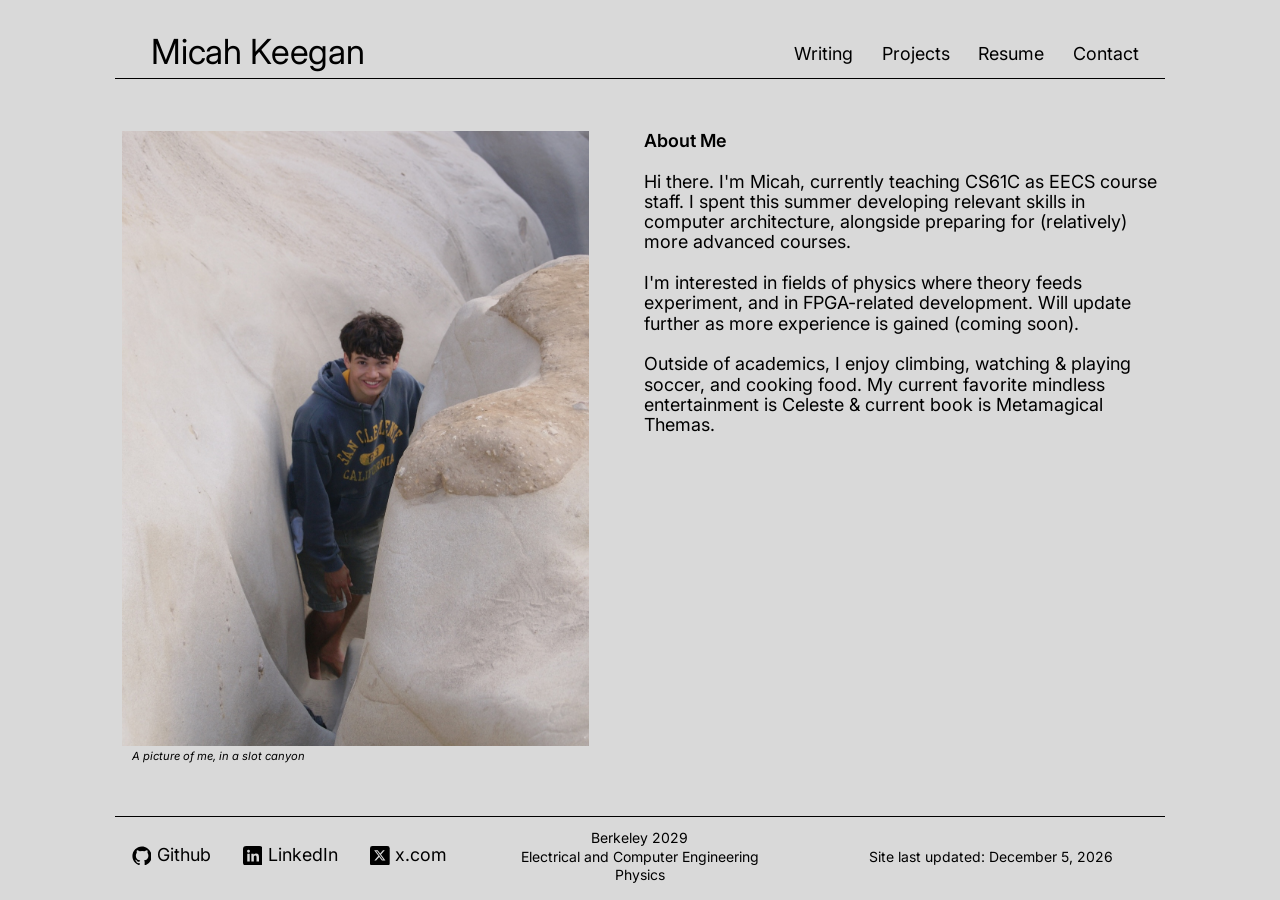
<file: index.html>
<!DOCTYPE html>
<html lang="en">
  <head>
    <meta charset="utf-8" />
    <meta name="viewport" content="width=device-width, initial-scale=1" />
    <title>Micah Keegan</title>
    <meta name="description" content="Micah Keegan, Berkeley 2029, studying Electrical and Computer Engineering and Physics." />
    <meta name="google-site-verification" content="Ozv6jIPi_2qOTvIwpF86UiEmTZapJJAApIVb12SKpMM" />
    <link rel="canonical" href="https://fairfax33.github.io/" />
    <meta property="og:type" content="profile" />
    <meta property="og:site_name" content="Micah Keegan" />
    <meta property="og:title" content="Micah Keegan" />
    <meta property="og:description" content="Micah Keegan, Berkeley 2029, studying Electrical and Computer Engineering and Physics." />
    <meta property="og:url" content="https://fairfax33.github.io/" />
    <meta property="og:image" content="https://fairfax33.github.io/assets/images/portrait.jpg" />
    <meta name="twitter:card" content="summary" />
    <script type="application/ld+json">
      {
        "@context": "https://schema.org",
        "@type": "Person",
        "name": "Micah Keegan",
        "url": "https://fairfax33.github.io/",
        "image": "https://fairfax33.github.io/assets/images/portrait.jpg",
        "affiliation": { "@type": "CollegeOrUniversity", "name": "University of California, Berkeley" },
        "knowsAbout": ["Electrical and Computer Engineering", "Physics", "FPGA development", "Computer architecture"],
        "sameAs": [
          "https://github.com/fairfax33",
          "https://www.linkedin.com/in/micahkeegan",
          "https://x.com/fairfaxtt"
        ]
      }
    </script>

    <link rel="preconnect" href="https://fonts.googleapis.com" />
    <link rel="preconnect" href="https://fonts.gstatic.com" crossorigin />
    <link rel="stylesheet" href="https://fonts.googleapis.com/css2?family=Inter:wght@400;500&display=swap" />
    <link rel="stylesheet" href="assets/css/site.css" />
    <script src="assets/js/main.js" defer></script>
  </head>

  <body>
    <header class="site-header">
      <h1 class="site-header__name"><a href="index.html">Micah Keegan</a></h1>
      <nav class="site-nav" aria-label="Primary">
        <a href="blog.html">Writing</a>
        <a href="projects.html">Projects</a>
        <a href="resume.html">Resume</a>
        <a href="contact.html">Contact</a>
      </nav>
    </header>

    <main class="site-main site-main--home">
      <div class="home">
        <figure class="portrait-figure">
          <img class="portrait" src="assets/images/portrait.jpg" width="1231" height="1848" alt="Micah Keegan standing between smooth white sandstone rock formations" />
          <figcaption>A picture of me, in a slot canyon</figcaption>
        </figure>

        <section class="about" aria-labelledby="about-title">
          <h2 id="about-title">About Me</h2>
          <p>
            Hi there. I'm Micah, currently teaching CS61C as EECS course staff. I spent this summer
            developing relevant skills in computer architecture, alongside preparing for (relatively) more 
            advanced courses.
          </p>
          <p>
            I'm interested in fields of physics where theory feeds experiment, and in FPGA-related development. 
            Will update further as more experience is gained (coming soon).
          </p>
          <p>
            Outside of academics, I enjoy climbing, watching &amp; playing soccer, and cooking food. My current
            favorite mindless entertainment is Celeste &amp; current book is Metamagical Themas.
          </p>
        </section>
      </div>
    </main>

    <footer class="site-footer">
      <ul class="social-links">
        <li>
          <a class="social-link" href="https://github.com/fairfax33" target="_blank" rel="noopener">
            <svg viewBox="0 0 24 24" aria-hidden="true"><path fill="currentColor" d="M12 .5C5.73.5.5 5.73.5 12.21c0 5.18 3.36 9.57 8.01 11.12.59.11.8-.26.8-.57 0-.28-.01-1.02-.02-2-3.26.72-3.95-1.58-3.95-1.58-.53-1.37-1.3-1.73-1.3-1.73-1.06-.74.08-.72.08-.72 1.17.08 1.79 1.22 1.79 1.22 1.04 1.81 2.73 1.29 3.4.99.11-.77.41-1.29.74-1.59-2.6-.3-5.34-1.32-5.34-5.87 0-1.3.46-2.36 1.22-3.19-.12-.3-.53-1.51.12-3.15 0 0 1-.32 3.3 1.22a11.4 11.4 0 0 1 6 0c2.28-1.54 3.29-1.22 3.29-1.22.65 1.64.24 2.85.12 3.15.76.83 1.21 1.89 1.21 3.19 0 4.56-2.75 5.56-5.36 5.86.42.37.8 1.1.8 2.22 0 1.6-.01 2.9-.01 3.29 0 .31.21.69.81.57 4.65-1.55 8-5.94 8-11.12C23.5 5.73 18.27.5 12 .5z"/></svg>
            <span>Github</span>
          </a>
        </li>
        <li>
          <a class="social-link" href="https://www.linkedin.com/in/micahkeegan" target="_blank" rel="noopener">
            <svg viewBox="0 0 24 24" aria-hidden="true"><rect width="24" height="24" rx="4" fill="currentColor"/><path fill="#d9d9d9" d="M5.2 9.3h3v9.5h-3zM6.7 4.6a1.75 1.75 0 1 1 0 3.5 1.75 1.75 0 0 1 0-3.5zM10.1 9.3H13v1.3h.04c.4-.76 1.38-1.56 2.84-1.56 3.04 0 3.6 2 3.6 4.6v5.16h-3v-4.58c0-1.1-.02-2.5-1.52-2.5-1.52 0-1.76 1.18-1.76 2.42v4.66h-3z"/></svg>
            <span>LinkedIn</span>
          </a>
        </li>
        <li>
          <a class="social-link" href="https://x.com/fairfaxtt" target="_blank" rel="noopener">
            <svg viewBox="0 0 24 24" aria-hidden="true"><rect width="24" height="24" rx="3" fill="currentColor"/><path fill="#d9d9d9" d="M15.9 5.2h2.1l-4.6 5.25 5.4 7.15h-4.25l-3.32-4.34-3.8 4.34H5.32l4.92-5.62L5.05 5.2h4.36l3 3.97zm-.74 11.14h1.17L8.8 6.4H7.55z"/></svg>
            <span>x.com</span>
          </a>
        </li>
      </ul>

      <p class="site-footer__info">
        Berkeley 2029<br />
        Electrical and Computer Engineering<br />
        Physics
      </p>

      <p class="site-footer__info">Site last updated: <time id="last-updated"></time></p>
    </footer>
  </body>
</html>
</file>
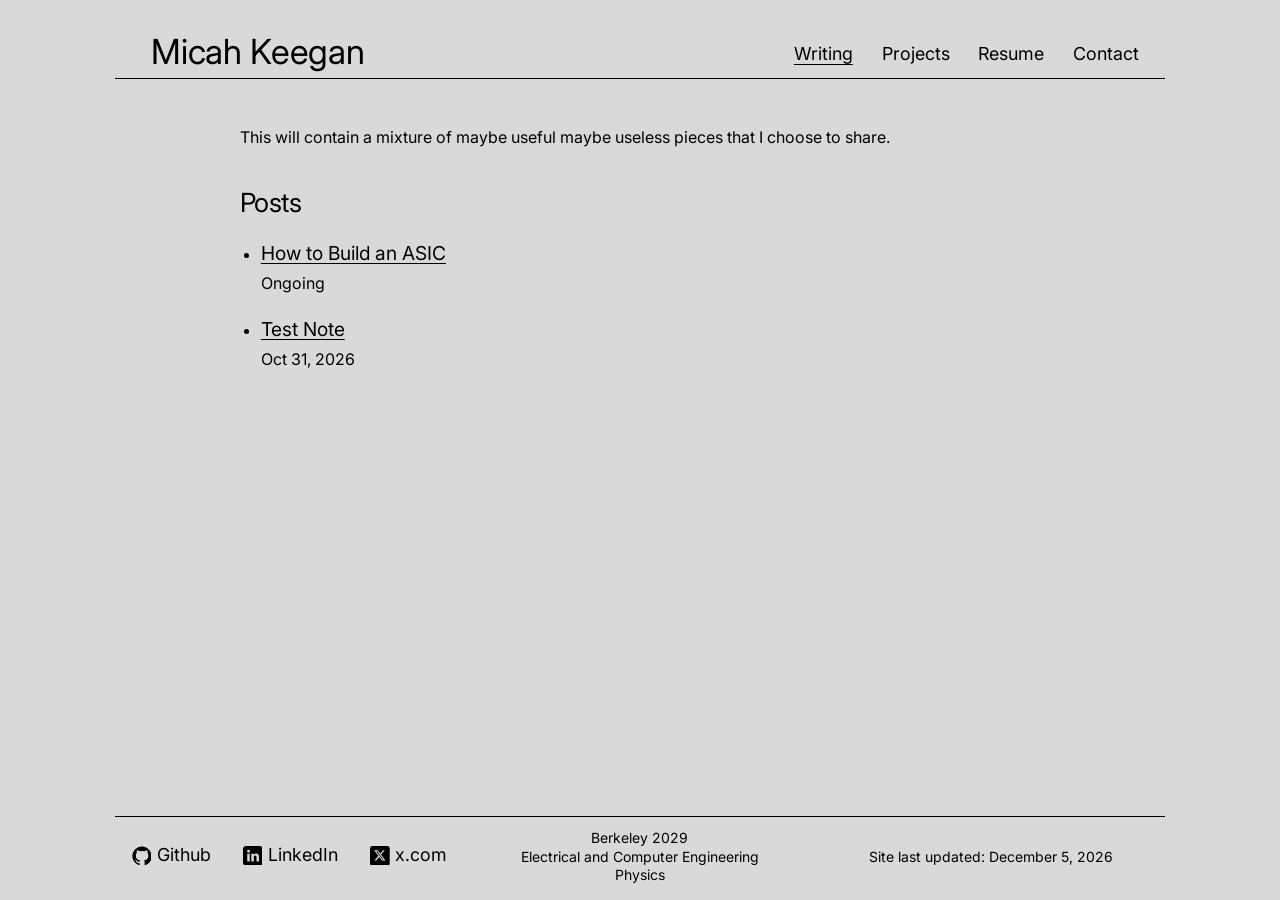
<file: blog.html>
<!DOCTYPE html>
<html lang="en">
  <head>
    <meta charset="utf-8" />
    <meta name="viewport" content="width=device-width, initial-scale=1" />
    <title>Writing | Micah Keegan</title>
    <meta name="description" content="Writing and commentary by Micah Keegan." />
    <link rel="canonical" href="https://fairfax33.github.io/blog.html" />
    <meta property="og:type" content="website" />
    <meta property="og:site_name" content="Micah Keegan" />
    <meta property="og:title" content="Writing | Micah Keegan" />
    <meta property="og:description" content="Writing and commentary by Micah Keegan." />
    <meta property="og:url" content="https://fairfax33.github.io/blog.html" />
    <meta property="og:image" content="https://fairfax33.github.io/assets/images/portrait.jpg" />
    <meta name="twitter:card" content="summary" />

    <link rel="preconnect" href="https://fonts.googleapis.com" />
    <link rel="preconnect" href="https://fonts.gstatic.com" crossorigin />
    <link rel="stylesheet" href="https://fonts.googleapis.com/css2?family=Inter:wght@400;500&display=swap" />
    <link rel="stylesheet" href="assets/css/site.css" />
    <script src="assets/js/main.js" defer></script>
  </head>

  <body>
    <header class="site-header">
      <p class="site-header__name"><a href="index.html">Micah Keegan</a></p>
      <nav class="site-nav" aria-label="Primary">
        <a href="blog.html">Writing</a>
        <a href="projects.html">Projects</a>
        <a href="resume.html">Resume</a>
        <a href="contact.html">Contact</a>
      </nav>
    </header>

    <main class="site-main">
      <div class="blog">
        <h1 class="visually-hidden">Writing</h1>
        <p>This will contain a mixture of maybe useful maybe useless pieces that I choose to share.</p>

        <h2>Posts</h2>
        <ul class="post-list">
          <li>
            <a href="blog/asic-comp.html">How to Build an ASIC</a>
            <span class="post-list__date">Ongoing</span>
          </li>
          <li>
            <a href="blog/test-note.html">Test Note</a>
            <span class="post-list__date">Oct 31, 2026</span>
          </li>
        </ul>
      </div>
    </main>

    <footer class="site-footer">
      <ul class="social-links">
        <li>
          <a class="social-link" href="https://github.com/fairfax33" target="_blank" rel="noopener">
            <svg viewBox="0 0 24 24" aria-hidden="true"><path fill="currentColor" d="M12 .5C5.73.5.5 5.73.5 12.21c0 5.18 3.36 9.57 8.01 11.12.59.11.8-.26.8-.57 0-.28-.01-1.02-.02-2-3.26.72-3.95-1.58-3.95-1.58-.53-1.37-1.3-1.73-1.3-1.73-1.06-.74.08-.72.08-.72 1.17.08 1.79 1.22 1.79 1.22 1.04 1.81 2.73 1.29 3.4.99.11-.77.41-1.29.74-1.59-2.6-.3-5.34-1.32-5.34-5.87 0-1.3.46-2.36 1.22-3.19-.12-.3-.53-1.51.12-3.15 0 0 1-.32 3.3 1.22a11.4 11.4 0 0 1 6 0c2.28-1.54 3.29-1.22 3.29-1.22.65 1.64.24 2.85.12 3.15.76.83 1.21 1.89 1.21 3.19 0 4.56-2.75 5.56-5.36 5.86.42.37.8 1.1.8 2.22 0 1.6-.01 2.9-.01 3.29 0 .31.21.69.81.57 4.65-1.55 8-5.94 8-11.12C23.5 5.73 18.27.5 12 .5z"/></svg>
            <span>Github</span>
          </a>
        </li>
        <li>
          <a class="social-link" href="https://www.linkedin.com/in/micahkeegan" target="_blank" rel="noopener">
            <svg viewBox="0 0 24 24" aria-hidden="true"><rect width="24" height="24" rx="4" fill="currentColor"/><path fill="#d9d9d9" d="M5.2 9.3h3v9.5h-3zM6.7 4.6a1.75 1.75 0 1 1 0 3.5 1.75 1.75 0 0 1 0-3.5zM10.1 9.3H13v1.3h.04c.4-.76 1.38-1.56 2.84-1.56 3.04 0 3.6 2 3.6 4.6v5.16h-3v-4.58c0-1.1-.02-2.5-1.52-2.5-1.52 0-1.76 1.18-1.76 2.42v4.66h-3z"/></svg>
            <span>LinkedIn</span>
          </a>
        </li>
        <li>
          <a class="social-link" href="https://x.com/fairfaxtt" target="_blank" rel="noopener">
            <svg viewBox="0 0 24 24" aria-hidden="true"><rect width="24" height="24" rx="3" fill="currentColor"/><path fill="#d9d9d9" d="M15.9 5.2h2.1l-4.6 5.25 5.4 7.15h-4.25l-3.32-4.34-3.8 4.34H5.32l4.92-5.62L5.05 5.2h4.36l3 3.97zm-.74 11.14h1.17L8.8 6.4H7.55z"/></svg>
            <span>x.com</span>
          </a>
        </li>
      </ul>

      <p class="site-footer__info">
        Berkeley 2029<br />
        Electrical and Computer Engineering<br />
        Physics
      </p>

      <p class="site-footer__info">Site last updated: <time id="last-updated"></time></p>
    </footer>
  </body>
</html>
</file>
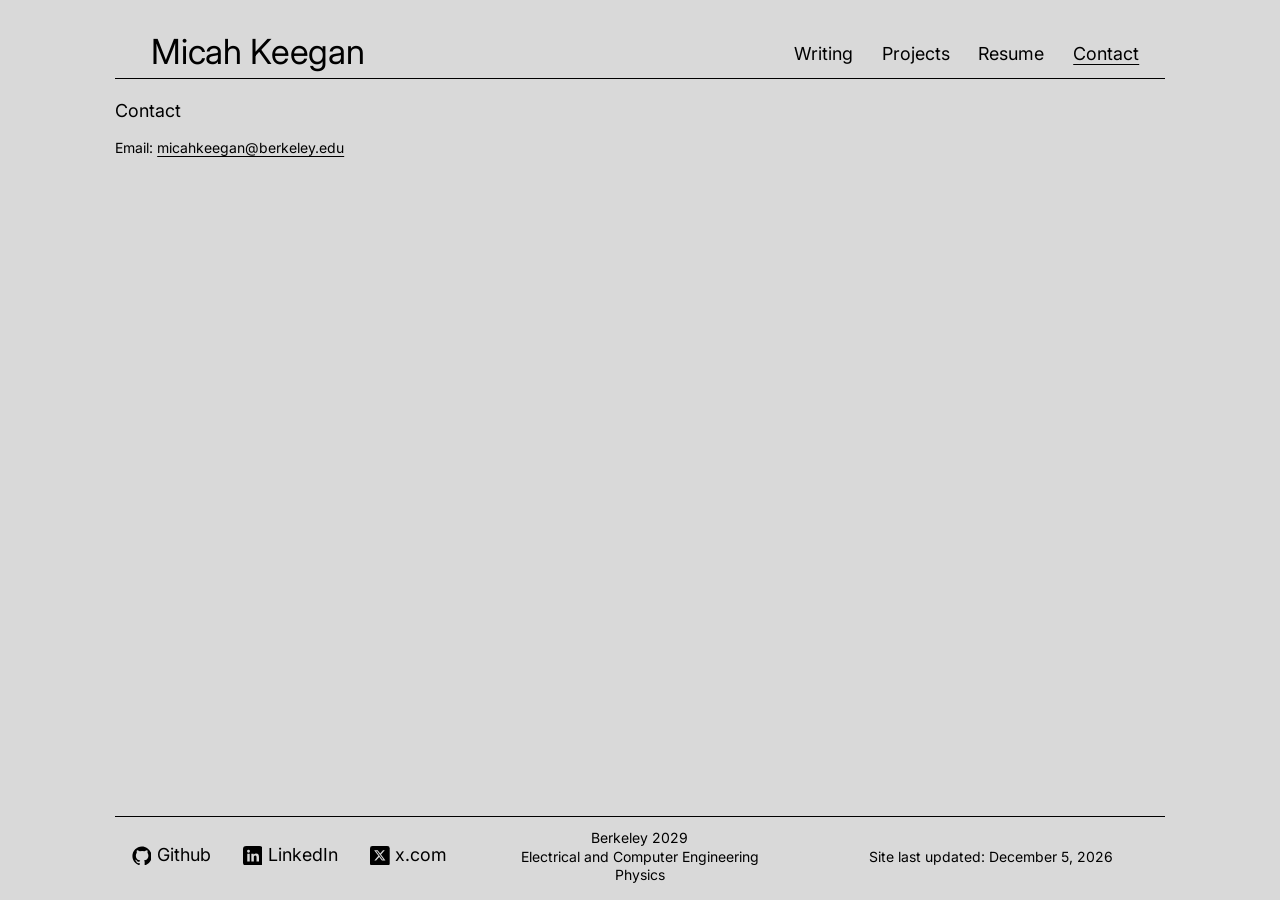
<file: contact.html>
<!DOCTYPE html>
<html lang="en">
  <head>
    <meta charset="utf-8" />
    <meta name="viewport" content="width=device-width, initial-scale=1" />
    <title>Contact | Micah Keegan</title>
    <meta name="description" content="Get in touch with Micah Keegan." />
    <link rel="canonical" href="https://fairfax33.github.io/contact.html" />
    <meta property="og:type" content="website" />
    <meta property="og:site_name" content="Micah Keegan" />
    <meta property="og:title" content="Contact | Micah Keegan" />
    <meta property="og:description" content="Get in touch with Micah Keegan." />
    <meta property="og:url" content="https://fairfax33.github.io/contact.html" />
    <meta property="og:image" content="https://fairfax33.github.io/assets/images/portrait.jpg" />
    <meta name="twitter:card" content="summary" />

    <link rel="preconnect" href="https://fonts.googleapis.com" />
    <link rel="preconnect" href="https://fonts.gstatic.com" crossorigin />
    <link rel="stylesheet" href="https://fonts.googleapis.com/css2?family=Inter:wght@400;500&display=swap" />
    <link rel="stylesheet" href="assets/css/site.css" />
    <script src="assets/js/main.js" defer></script>
  </head>

  <body>
    <header class="site-header">
      <p class="site-header__name"><a href="index.html">Micah Keegan</a></p>
      <nav class="site-nav" aria-label="Primary">
        <a href="blog.html">Writing</a>
        <a href="projects.html">Projects</a>
        <a href="resume.html">Resume</a>
        <a href="contact.html">Contact</a>
      </nav>
    </header>

    <main class="site-main">
      <h1 class="page-title">Contact</h1>
      <div class="prose">
        <p>Email: <a href="mailto:micahkeegan@berkeley.edu">micahkeegan@berkeley.edu</a></p>
      </div>
    </main>

    <footer class="site-footer">
      <ul class="social-links">
        <li>
          <a class="social-link" href="https://github.com/fairfax33" target="_blank" rel="noopener">
            <svg viewBox="0 0 24 24" aria-hidden="true"><path fill="currentColor" d="M12 .5C5.73.5.5 5.73.5 12.21c0 5.18 3.36 9.57 8.01 11.12.59.11.8-.26.8-.57 0-.28-.01-1.02-.02-2-3.26.72-3.95-1.58-3.95-1.58-.53-1.37-1.3-1.73-1.3-1.73-1.06-.74.08-.72.08-.72 1.17.08 1.79 1.22 1.79 1.22 1.04 1.81 2.73 1.29 3.4.99.11-.77.41-1.29.74-1.59-2.6-.3-5.34-1.32-5.34-5.87 0-1.3.46-2.36 1.22-3.19-.12-.3-.53-1.51.12-3.15 0 0 1-.32 3.3 1.22a11.4 11.4 0 0 1 6 0c2.28-1.54 3.29-1.22 3.29-1.22.65 1.64.24 2.85.12 3.15.76.83 1.21 1.89 1.21 3.19 0 4.56-2.75 5.56-5.36 5.86.42.37.8 1.1.8 2.22 0 1.6-.01 2.9-.01 3.29 0 .31.21.69.81.57 4.65-1.55 8-5.94 8-11.12C23.5 5.73 18.27.5 12 .5z"/></svg>
            <span>Github</span>
          </a>
        </li>
        <li>
          <a class="social-link" href="https://www.linkedin.com/in/micahkeegan" target="_blank" rel="noopener">
            <svg viewBox="0 0 24 24" aria-hidden="true"><rect width="24" height="24" rx="4" fill="currentColor"/><path fill="#d9d9d9" d="M5.2 9.3h3v9.5h-3zM6.7 4.6a1.75 1.75 0 1 1 0 3.5 1.75 1.75 0 0 1 0-3.5zM10.1 9.3H13v1.3h.04c.4-.76 1.38-1.56 2.84-1.56 3.04 0 3.6 2 3.6 4.6v5.16h-3v-4.58c0-1.1-.02-2.5-1.52-2.5-1.52 0-1.76 1.18-1.76 2.42v4.66h-3z"/></svg>
            <span>LinkedIn</span>
          </a>
        </li>
        <li>
          <a class="social-link" href="https://x.com/fairfaxtt" target="_blank" rel="noopener">
            <svg viewBox="0 0 24 24" aria-hidden="true"><rect width="24" height="24" rx="3" fill="currentColor"/><path fill="#d9d9d9" d="M15.9 5.2h2.1l-4.6 5.25 5.4 7.15h-4.25l-3.32-4.34-3.8 4.34H5.32l4.92-5.62L5.05 5.2h4.36l3 3.97zm-.74 11.14h1.17L8.8 6.4H7.55z"/></svg>
            <span>x.com</span>
          </a>
        </li>
      </ul>

      <p class="site-footer__info">
        Berkeley 2029<br />
        Electrical and Computer Engineering<br />
        Physics
      </p>

      <p class="site-footer__info">Site last updated: <time id="last-updated"></time></p>
    </footer>
  </body>
</html>
</file>
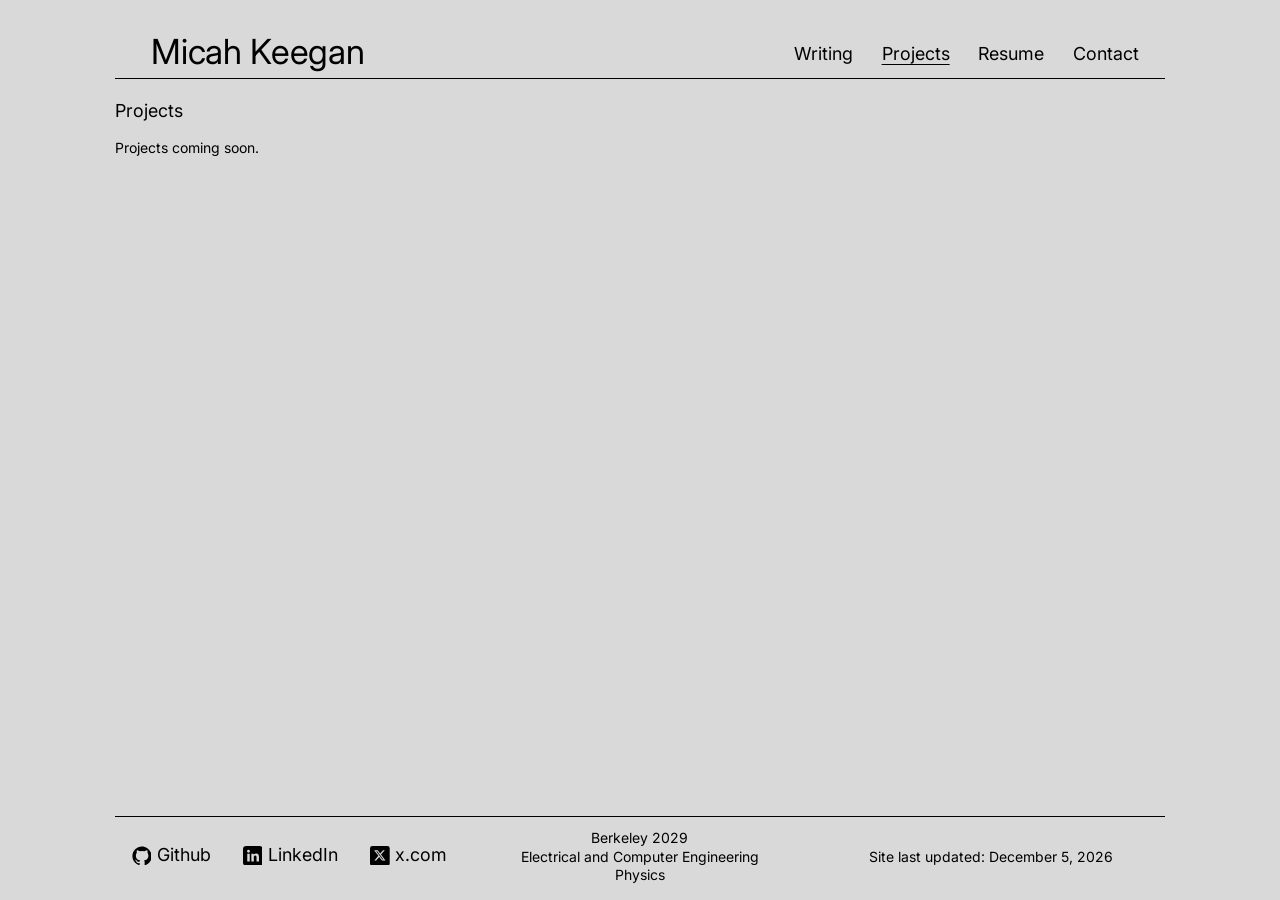
<file: projects.html>
<!DOCTYPE html>
<html lang="en">
  <head>
    <meta charset="utf-8" />
    <meta name="viewport" content="width=device-width, initial-scale=1" />
    <title>Projects | Micah Keegan</title>
    <meta name="description" content="Selected projects by Micah Keegan." />
    <link rel="canonical" href="https://fairfax33.github.io/projects.html" />
    <meta property="og:type" content="website" />
    <meta property="og:site_name" content="Micah Keegan" />
    <meta property="og:title" content="Projects | Micah Keegan" />
    <meta property="og:description" content="Selected projects by Micah Keegan." />
    <meta property="og:url" content="https://fairfax33.github.io/projects.html" />
    <meta property="og:image" content="https://fairfax33.github.io/assets/images/portrait.jpg" />
    <meta name="twitter:card" content="summary" />

    <link rel="preconnect" href="https://fonts.googleapis.com" />
    <link rel="preconnect" href="https://fonts.gstatic.com" crossorigin />
    <link rel="stylesheet" href="https://fonts.googleapis.com/css2?family=Inter:wght@400;500&display=swap" />
    <link rel="stylesheet" href="assets/css/site.css" />
    <script src="assets/js/main.js" defer></script>
  </head>

  <body>
    <header class="site-header">
      <p class="site-header__name"><a href="index.html">Micah Keegan</a></p>
      <nav class="site-nav" aria-label="Primary">
        <a href="blog.html">Writing</a>
        <a href="projects.html">Projects</a>
        <a href="resume.html">Resume</a>
        <a href="contact.html">Contact</a>
      </nav>
    </header>

    <main class="site-main">
      <h1 class="page-title">Projects</h1>
      <div class="prose">
        <p>Projects coming soon.</p>
      </div>
    </main>

    <footer class="site-footer">
      <ul class="social-links">
        <li>
          <a class="social-link" href="https://github.com/fairfax33" target="_blank" rel="noopener">
            <svg viewBox="0 0 24 24" aria-hidden="true"><path fill="currentColor" d="M12 .5C5.73.5.5 5.73.5 12.21c0 5.18 3.36 9.57 8.01 11.12.59.11.8-.26.8-.57 0-.28-.01-1.02-.02-2-3.26.72-3.95-1.58-3.95-1.58-.53-1.37-1.3-1.73-1.3-1.73-1.06-.74.08-.72.08-.72 1.17.08 1.79 1.22 1.79 1.22 1.04 1.81 2.73 1.29 3.4.99.11-.77.41-1.29.74-1.59-2.6-.3-5.34-1.32-5.34-5.87 0-1.3.46-2.36 1.22-3.19-.12-.3-.53-1.51.12-3.15 0 0 1-.32 3.3 1.22a11.4 11.4 0 0 1 6 0c2.28-1.54 3.29-1.22 3.29-1.22.65 1.64.24 2.85.12 3.15.76.83 1.21 1.89 1.21 3.19 0 4.56-2.75 5.56-5.36 5.86.42.37.8 1.1.8 2.22 0 1.6-.01 2.9-.01 3.29 0 .31.21.69.81.57 4.65-1.55 8-5.94 8-11.12C23.5 5.73 18.27.5 12 .5z"/></svg>
            <span>Github</span>
          </a>
        </li>
        <li>
          <a class="social-link" href="https://www.linkedin.com/in/micahkeegan" target="_blank" rel="noopener">
            <svg viewBox="0 0 24 24" aria-hidden="true"><rect width="24" height="24" rx="4" fill="currentColor"/><path fill="#d9d9d9" d="M5.2 9.3h3v9.5h-3zM6.7 4.6a1.75 1.75 0 1 1 0 3.5 1.75 1.75 0 0 1 0-3.5zM10.1 9.3H13v1.3h.04c.4-.76 1.38-1.56 2.84-1.56 3.04 0 3.6 2 3.6 4.6v5.16h-3v-4.58c0-1.1-.02-2.5-1.52-2.5-1.52 0-1.76 1.18-1.76 2.42v4.66h-3z"/></svg>
            <span>LinkedIn</span>
          </a>
        </li>
        <li>
          <a class="social-link" href="https://x.com/fairfaxtt" target="_blank" rel="noopener">
            <svg viewBox="0 0 24 24" aria-hidden="true"><rect width="24" height="24" rx="3" fill="currentColor"/><path fill="#d9d9d9" d="M15.9 5.2h2.1l-4.6 5.25 5.4 7.15h-4.25l-3.32-4.34-3.8 4.34H5.32l4.92-5.62L5.05 5.2h4.36l3 3.97zm-.74 11.14h1.17L8.8 6.4H7.55z"/></svg>
            <span>x.com</span>
          </a>
        </li>
      </ul>

      <p class="site-footer__info">
        Berkeley 2029<br />
        Electrical and Computer Engineering<br />
        Physics
      </p>

      <p class="site-footer__info">Site last updated: <time id="last-updated"></time></p>
    </footer>
  </body>
</html>
</file>
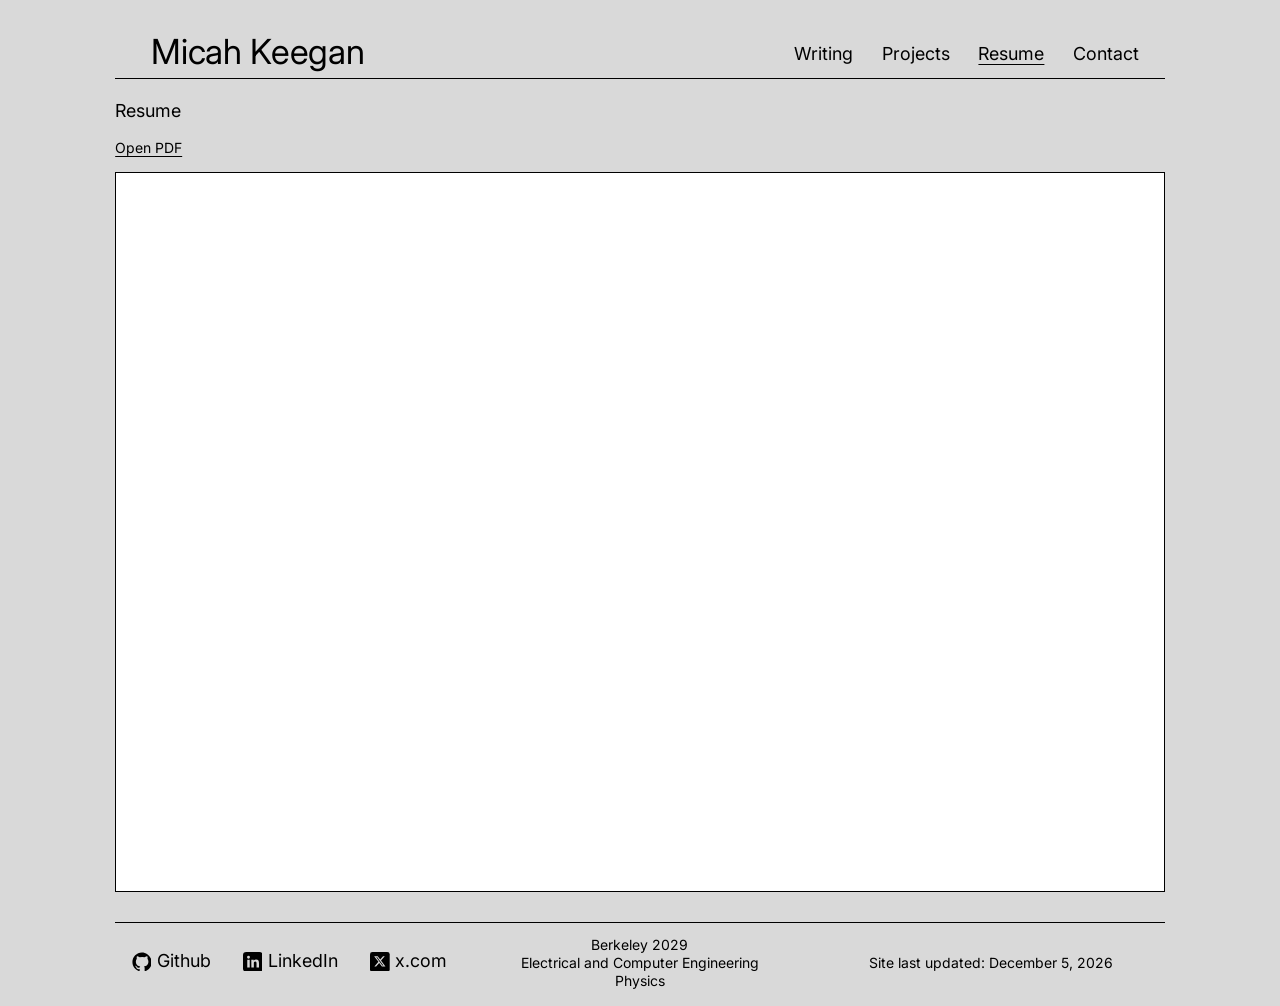
<file: resume.html>
<!DOCTYPE html>
<html lang="en">
  <head>
    <meta charset="utf-8" />
    <meta name="viewport" content="width=device-width, initial-scale=1" />
    <title>Resume | Micah Keegan</title>
    <meta name="description" content="Resume for Micah Keegan." />
    <link rel="canonical" href="https://fairfax33.github.io/resume.html" />
    <meta property="og:type" content="website" />
    <meta property="og:site_name" content="Micah Keegan" />
    <meta property="og:title" content="Resume | Micah Keegan" />
    <meta property="og:description" content="Resume for Micah Keegan." />
    <meta property="og:url" content="https://fairfax33.github.io/resume.html" />
    <meta property="og:image" content="https://fairfax33.github.io/assets/images/portrait.jpg" />
    <meta name="twitter:card" content="summary" />

    <link rel="preconnect" href="https://fonts.googleapis.com" />
    <link rel="preconnect" href="https://fonts.gstatic.com" crossorigin />
    <link rel="stylesheet" href="https://fonts.googleapis.com/css2?family=Inter:wght@400;500&display=swap" />
    <link rel="stylesheet" href="assets/css/site.css" />
    <script src="assets/js/main.js" defer></script>
  </head>

  <body>
    <header class="site-header">
      <p class="site-header__name"><a href="index.html">Micah Keegan</a></p>
      <nav class="site-nav" aria-label="Primary">
        <a href="blog.html">Writing</a>
        <a href="projects.html">Projects</a>
        <a href="resume.html">Resume</a>
        <a href="contact.html">Contact</a>
      </nav>
    </header>

    <main class="site-main">
      <h1 class="page-title">Resume</h1>
      <div class="prose">
        <p><a href="assets/images/Micah_s_Resume__Final__ECE__Compressed_.pdf" target="_blank" rel="noopener">Open PDF</a></p>
      </div>
      <iframe class="resume-frame" src="assets/images/Micah_s_Resume__Final__ECE__Compressed_.pdf" title="Micah Keegan resume"></iframe>
    </main>

    <footer class="site-footer">
      <ul class="social-links">
        <li>
          <a class="social-link" href="https://github.com/fairfax33" target="_blank" rel="noopener">
            <svg viewBox="0 0 24 24" aria-hidden="true"><path fill="currentColor" d="M12 .5C5.73.5.5 5.73.5 12.21c0 5.18 3.36 9.57 8.01 11.12.59.11.8-.26.8-.57 0-.28-.01-1.02-.02-2-3.26.72-3.95-1.58-3.95-1.58-.53-1.37-1.3-1.73-1.3-1.73-1.06-.74.08-.72.08-.72 1.17.08 1.79 1.22 1.79 1.22 1.04 1.81 2.73 1.29 3.4.99.11-.77.41-1.29.74-1.59-2.6-.3-5.34-1.32-5.34-5.87 0-1.3.46-2.36 1.22-3.19-.12-.3-.53-1.51.12-3.15 0 0 1-.32 3.3 1.22a11.4 11.4 0 0 1 6 0c2.28-1.54 3.29-1.22 3.29-1.22.65 1.64.24 2.85.12 3.15.76.83 1.21 1.89 1.21 3.19 0 4.56-2.75 5.56-5.36 5.86.42.37.8 1.1.8 2.22 0 1.6-.01 2.9-.01 3.29 0 .31.21.69.81.57 4.65-1.55 8-5.94 8-11.12C23.5 5.73 18.27.5 12 .5z"/></svg>
            <span>Github</span>
          </a>
        </li>
        <li>
          <a class="social-link" href="https://www.linkedin.com/in/micahkeegan" target="_blank" rel="noopener">
            <svg viewBox="0 0 24 24" aria-hidden="true"><rect width="24" height="24" rx="4" fill="currentColor"/><path fill="#d9d9d9" d="M5.2 9.3h3v9.5h-3zM6.7 4.6a1.75 1.75 0 1 1 0 3.5 1.75 1.75 0 0 1 0-3.5zM10.1 9.3H13v1.3h.04c.4-.76 1.38-1.56 2.84-1.56 3.04 0 3.6 2 3.6 4.6v5.16h-3v-4.58c0-1.1-.02-2.5-1.52-2.5-1.52 0-1.76 1.18-1.76 2.42v4.66h-3z"/></svg>
            <span>LinkedIn</span>
          </a>
        </li>
        <li>
          <a class="social-link" href="https://x.com/fairfaxtt" target="_blank" rel="noopener">
            <svg viewBox="0 0 24 24" aria-hidden="true"><rect width="24" height="24" rx="3" fill="currentColor"/><path fill="#d9d9d9" d="M15.9 5.2h2.1l-4.6 5.25 5.4 7.15h-4.25l-3.32-4.34-3.8 4.34H5.32l4.92-5.62L5.05 5.2h4.36l3 3.97zm-.74 11.14h1.17L8.8 6.4H7.55z"/></svg>
            <span>x.com</span>
          </a>
        </li>
      </ul>

      <p class="site-footer__info">
        Berkeley 2029<br />
        Electrical and Computer Engineering<br />
        Physics
      </p>

      <p class="site-footer__info">Site last updated: <time id="last-updated"></time></p>
    </footer>
  </body>
</html>
</file>
<file: assets/css/site.css>
:root {
  --color-bg: #d9d9d9;
  --color-ink: #000000;
  --rule: 1px solid var(--color-ink);

  --font-sans: "Inter", system-ui, -apple-system, "Helvetica Neue", Arial, sans-serif;

  /* Scales down from the 1440px Figma frame */
  --gutter: clamp(1.25rem, 9vw, 8rem);
  --size-name: clamp(1.75rem, 2.7vw, 2.4rem);
  --size-nav: clamp(1rem, 1.4vw, 1.275rem);
  --size-body: clamp(0.875rem, 1vw, 0.9rem);
}

*,
*::before,
*::after {
  box-sizing: border-box;
}

html {
  -webkit-text-size-adjust: 100%;
}

body {
  margin: 0;
  min-height: 100vh;
  min-height: 100svh;
  display: flex;
  flex-direction: column;
  padding: 0 var(--gutter);
  background: var(--color-bg);
  color: var(--color-ink);
  font-family: var(--font-sans);
  line-height: 1.25;
  -webkit-font-smoothing: antialiased;
}

img {
  display: block;
  max-width: 100%;
}

a {
  color: inherit;
  text-decoration: none;
}

a:focus-visible {
  outline: 2px solid var(--color-ink);
  outline-offset: 4px;
}

/* Header */

.site-header {
  display: flex;
  flex-wrap: wrap;
  align-items: flex-end;
  justify-content: space-between;
  gap: 0.5rem 1.25rem;
  padding: clamp(1.25rem, 2.5vw, 2.25rem) 0 0.4rem;
  border-bottom: var(--rule);
}

.site-header__name {
  font-size: var(--size-name);
  font-weight: 400;
  letter-spacing: -0.01em;
  line-height: 1.15;
  margin: 0;
  padding-left: 1.05em;
}

.site-nav {
  display: flex;
  flex-wrap: wrap;
  gap: 0.25rem clamp(1rem, 2.25vw, 2rem);
  margin-right: clamp(0rem, 2vw, 1.8rem);
  padding-bottom: 0.35em;
  font-size: var(--size-nav);
}

.site-nav a,
.social-link span {
  text-decoration: underline;
  text-decoration-color: transparent;
  text-decoration-thickness: 1px;
  text-underline-offset: 0.2em;
  transition: text-decoration-color 150ms ease;
}

.site-nav a:hover,
.site-nav a[aria-current="page"],
.social-link:hover span {
  text-decoration-color: currentColor;
}

/* Main */

.site-main {
  flex: 1;
  padding: clamp(1rem, 1.6vw, 1.5rem) 0 clamp(1.25rem, 2vw, 2rem);
}

.portrait {
  width: min(15.75rem, 100%);
  height: auto;
  aspect-ratio: 453 / 598;
  object-fit: cover;
  margin-left: 0.45rem;
}

/* Homepage: portrait fills 86% of the gap between the rules, centered vertically,
   with the About Me text beside it */
.site-main--home {
  position: relative;
  min-height: 34rem;
  padding-block: 0;
}

.home {
  position: absolute;
  inset: 7% 0;
  display: flex;
  gap: clamp(2rem, 4.3vw, 3.75rem);
}

.portrait-figure {
  flex: none;
  height: 100%;
  margin: 0;
}

/* Leaves room under the photo for the caption */
.home .portrait {
  display: block;
  width: auto;
  height: calc(100% - 1.1rem);
}

.portrait-figure figcaption {
  margin-top: 0.15rem;
  padding-left: 1.05rem;
  font-size: 0.7rem;
  font-style: italic;
  line-height: 1.3;
}

/* Text scales to fill the column beside the portrait without crossing the rules:
   capped by column width (~42 chars/line) and by height (~20 lines incl. gaps) */
.about {
  flex: 1;
  min-width: 0;
  container-type: size;
  line-height: 1.13;
}

.about h2,
.about p {
  font-size: min(3.45cqi, 3.95cqh);
  margin: 0 0 1.13em;
}

.about h2 {
  font-weight: 600;
}

.about p:last-child {
  margin-bottom: 0;
}

@media (max-width: 60rem) {
  .site-main--home {
    min-height: 0;
    padding-block: 1.5rem 2rem;
  }

  .home {
    position: static;
    flex-direction: column;
  }

  .portrait-figure {
    width: min(22rem, 100%);
    height: auto;
  }

  .home .portrait {
    width: 100%;
    height: auto;
  }

  .about {
    container-type: normal;
  }

  .about h2,
  .about p {
    font-size: 1.0625rem;
  }
}

.page-title {
  font-size: var(--size-nav);
  font-weight: 400;
  margin: 0 0 1rem;
}

.prose {
  max-width: 40rem;
  font-size: var(--size-body);
  line-height: 1.45;
}

.prose p {
  margin: 0 0 1em;
}

.prose a {
  text-decoration: underline;
  text-underline-offset: 0.2em;
  text-decoration-thickness: 1px;
}

.visually-hidden {
  position: absolute;
  width: 1px;
  height: 1px;
  overflow: hidden;
  clip: rect(0 0 0 0);
  white-space: nowrap;
}

/* Blog: a single centered reading column shared by the post list and posts */
.blog {
  max-width: 50em;
  margin: 0 auto;
  padding: clamp(0.5rem, 2vw, 1.5rem) 0 2rem;
  font-size: clamp(1rem, 1.25vw, 1.125rem);
  line-height: 1.65;
}

.blog p {
  margin: 0 0 1.25em;
}

.blog h1,
.blog h2 {
  font-weight: 400;
  line-height: 1.15;
  letter-spacing: -0.02em;
}

.blog h2 {
  font-size: 1.65em;
  margin: 1.4em 0 0.8em;
}

.blog a {
  text-decoration: underline;
  text-underline-offset: 0.15em;
  text-decoration-thickness: 1px;
}

.blog code {
  font-family: ui-monospace, SFMono-Regular, Menlo, monospace;
  font-size: 0.9em;
  padding: 0.1em 0.3em;
  border-radius: 3px;
  background: rgba(0, 0, 0, 0.07);
}

.blog figure {
  margin: 1.5em 0;
}

.blog figcaption {
  margin-top: 0.5em;
  font-size: 0.85em;
  line-height: 1.4;
}

.post-list {
  margin: 0;
  padding-left: 1.3em;
}

.post-list li {
  margin: 0 0 1.1em;
}

.post-list__date {
  display: block;
}

.post-list a {
  font-size: 1.2em;
}

.post h1 {
  font-size: clamp(2.25rem, 5vw, 2.9em);
  margin: 0 0 0.4em;
}

.blog .post__date {
  color: rgba(0, 0, 0, 0.55);
  margin-bottom: 2em;
}

/* Wide equations scroll instead of overflowing the page */
.katex-display {
  margin: 1.5em 0;
  overflow-x: auto;
  overflow-y: hidden;
}

.resume-frame {
  width: 100%;
  height: 80vh;
  border: var(--rule);
  background: #ffffff;
}

/* Formatting for embedded notes files */
.notes {
  width: 50vw;
  height: 620px;
  border: 1px solid currentColor;
  position: relative;
  left: 50%;
  transform: translateX(-50%);
  background: #fff;
}

/* Footer */

/* Three equal columns (socials, info, last updated), each centered in its third */
.site-footer {
  display: grid;
  grid-template-columns: repeat(3, 1fr);
  align-items: center;
  justify-items: center;
  text-align: center;
  gap: 0.75rem clamp(1rem, 2.5vw, 2.4rem);
  padding: clamp(0.75rem, 1vw, 0.9rem) clamp(0rem, 1.15vw, 1.05rem) clamp(1rem, 1.2vw, 1.2rem);
  border-top: var(--rule);
}

.social-links {
  display: flex;
  flex-wrap: wrap;
  justify-content: center;
  gap: 0.6rem clamp(1rem, 2.5vw, 2.4rem);
  margin: 0;
  padding: 0;
  list-style: none;
}

.social-link {
  display: inline-flex;
  align-items: center;
  gap: 0.3em;
  font-size: var(--size-nav);
}

.social-link svg {
  width: 1.1em;
  height: 1.1em;
  flex: none;
}

.site-footer__info {
  margin: 0;
  font-size: var(--size-body);
  line-height: 1.3;
}

@media (max-width: 40rem) {
  .site-header {
    flex-direction: column;
    align-items: flex-start;
  }

  .site-nav {
    width: 100%;
    margin-right: 0;
    gap: 0.25rem 1.25rem;
    font-size: 1rem;
  }

  .portrait {
    margin-left: 0;
  }

  .site-footer {
    grid-template-columns: 1fr;
  }
}
</file>
